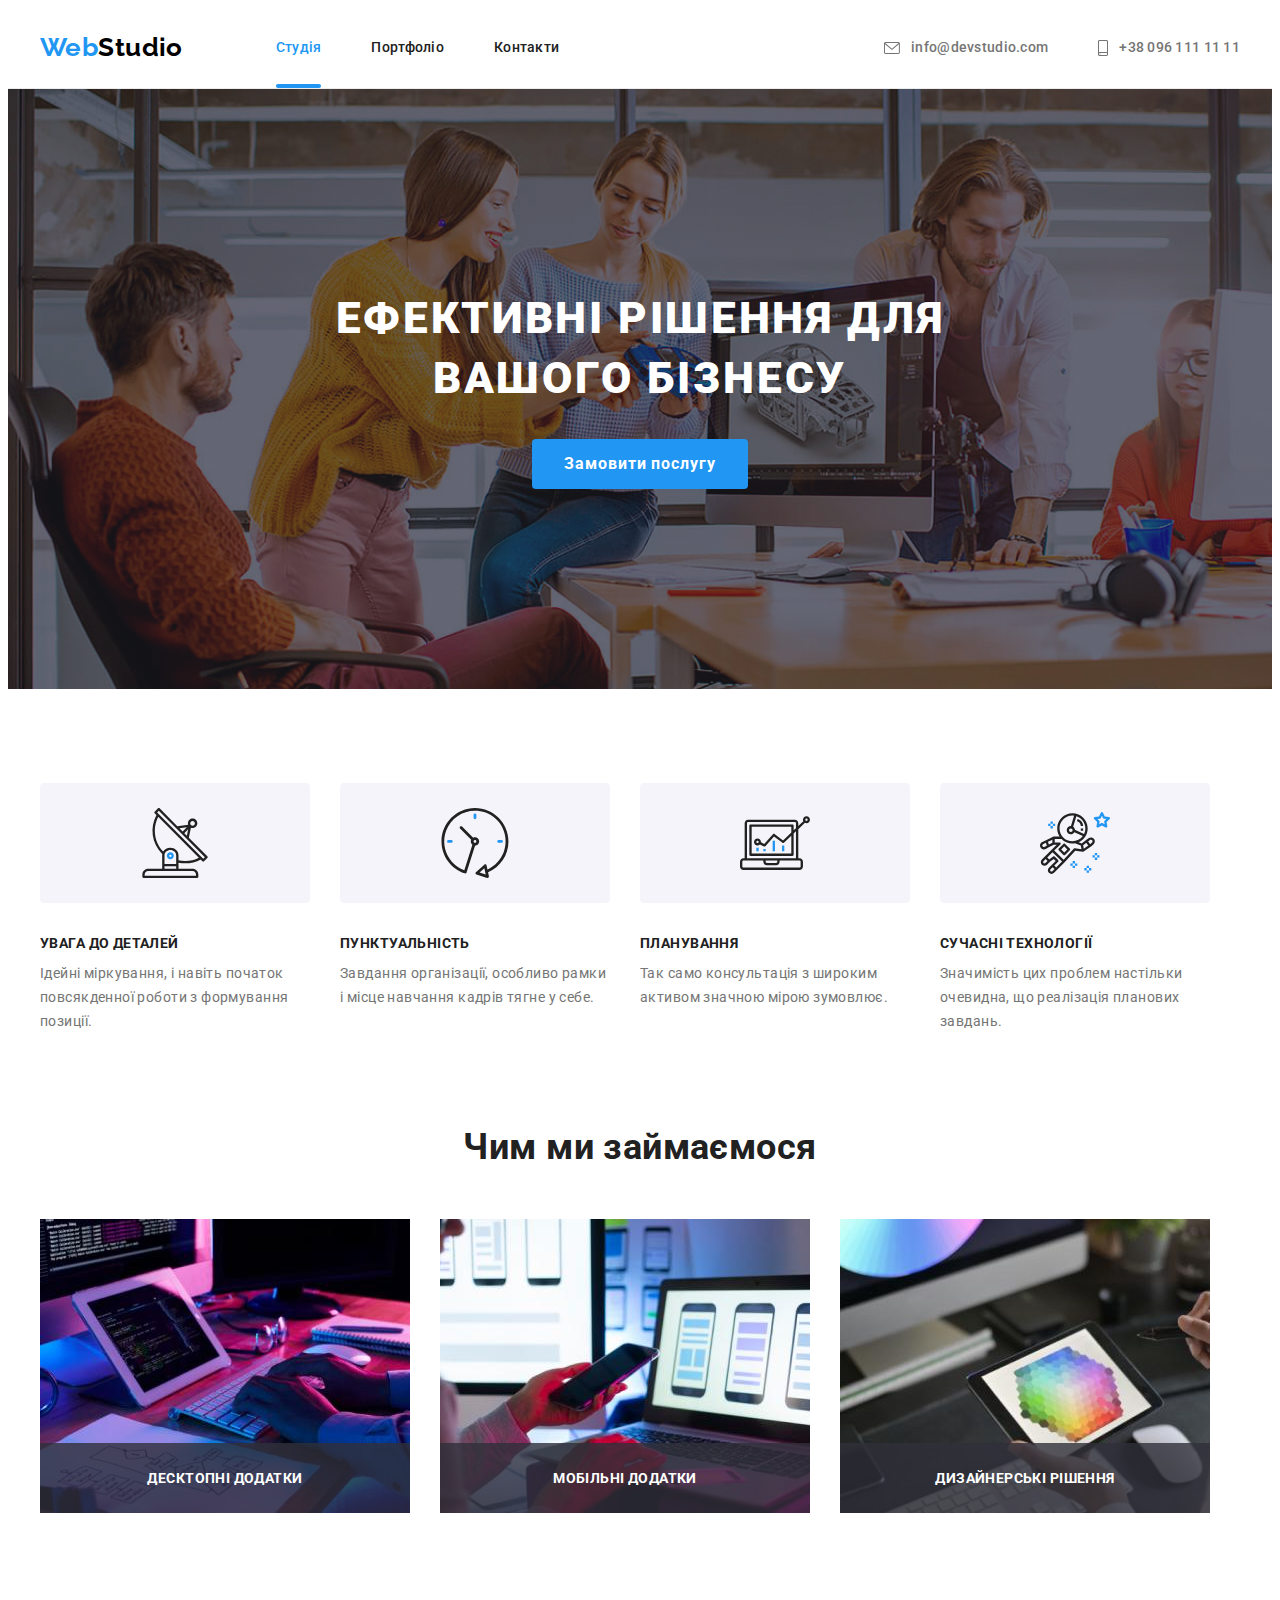
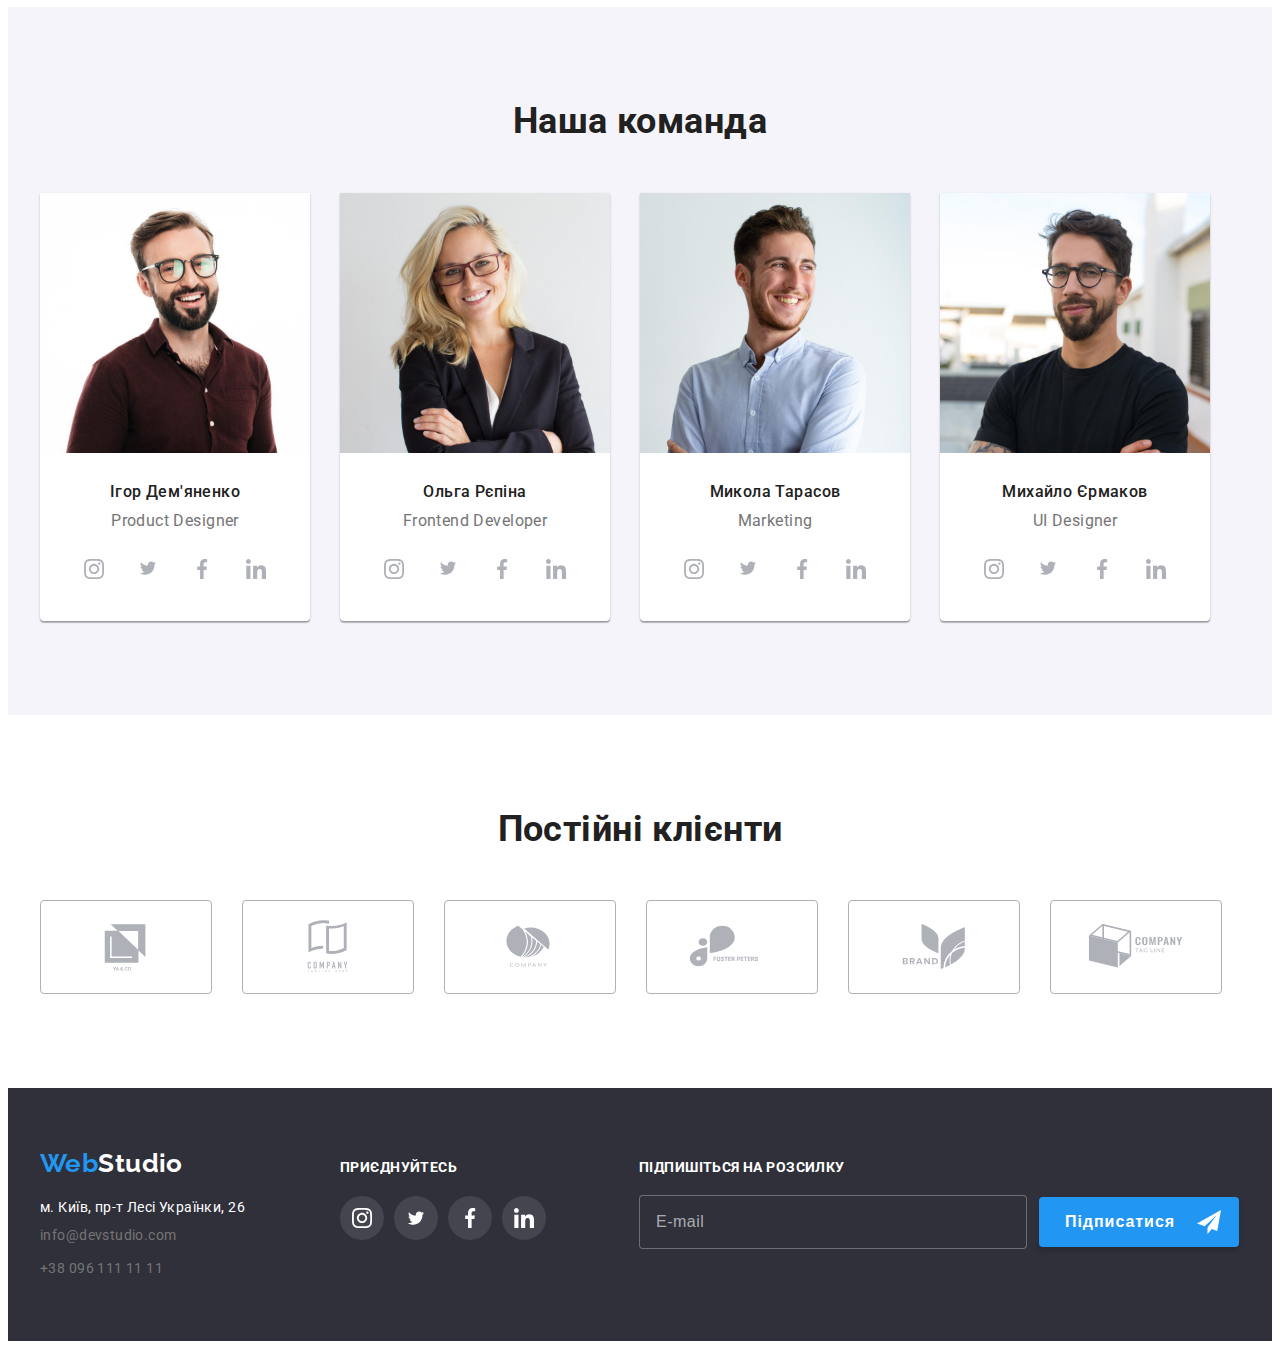
<file: index.html>
<!DOCTYPE html>
<html lang="uk">
  <head>
    <meta charset="UTF-8" />
    <meta http-equiv="X-UA-Compatible" content="IE=edge" />
    <meta name="viewport" content="width=<device-width>, initial-scale=1.0" />
    <title>WebStudio</title>
    <link rel="preconnect" href="https://fonts.googleapis.com" />
    <link rel="preconnect" href="https://fonts.gstatic.com" crossorigin />
    <link
      href="https://fonts.googleapis.com/css2?family=Raleway:wght@700&family=Roboto:wght@400;500;700;900&display=swap"
      rel="stylesheet"
    />
    <link
      rel="stylesheet"
      href="https://cdnjs.cloudflare.com/ajax/libs/modern-normalize/1.1.0/modern-normalize.min.css"
      integrity="sha512-wpPYUAdjBVSE4KJnH1VR1HeZfpl1ub8YT/NKx4PuQ5NmX2tKuGu6U/JRp5y+Y8XG2tV+wKQpNHVUX03MfMFn9Q=="
      crossorigin="anonymous"
      referrerpolicy="no-referrer"
    />
    <link rel="stylesheet" href="./css/main.min.css" />
  </head>
  <body>
    <!--Шапка сайту-->
    <header class="header">
      <!-- навігація -->
      <div class="conteiner main-nav">
        <nav class="nav">
          <a href="./index.html" class="logo"> <span class="logo__web">Web</span>Studio</a>

          <ul class="list nav__site">
            <li class="nav__list">
              <a href="./index.html" class="nav__link nav__link--active">Студія</a>
            </li>

            <li class="nav__list">
              <a href="./portfolio.html" class="nav__link">Портфоліо</a>
            </li>

            <li class="nav__list">
              <a href="" class="nav__link">Контакти</a>
            </li>
          </ul>
        </nav>
        <!-- Зворотний зв'язок-->
        <ul class="socials list">
          <li class="socials__list">
            <a href="mailto:info@devstudio.com" class="socials__link">
              <svg class="social__icon" width="16" height="12">
                <use href="./images/symbol-defs.svg#icon-envelope"></use></svg
              >info@devstudio.com
            </a>
          </li>

          <li class="socials__list">
            <a href="tel:+380961111111" class="socials__link">
              <svg class="social__icon" width="10" height="16">
                <use href="./images/symbol-defs.svg#icon-smartphone"></use></svg
              >+38 096 111 11 11</a
            >
          </li>
        </ul>
      </div>
    </header>

    <!-- Баннер -->
    <main>
      <div class="overlay">
        <section class="hero">
          <h1 class="hero__title">Ефективні рішення для вашого бізнесу</h1>
          <button type="button" class="hero__button" data-modal-open>Замовити послугу</button>
          
          <div class="backdrop is-hidden" data-modal>
            <div class="modal">
              <button class="modal__close" data-modal-close>
                <svg width="18" height="18" class="modal__close-position">
                  <use href="./images/symbol-defs.svg#close-modal"></use>
                </svg>
              </button>

              <form class="modal-form">
                <h2 class="modal-form__title">Залиште свої дані, ми вам передзвонимо</h2>

                <div class="modal-form__conteiner">
                  <label for="modal-input" class="modal-form__label">Email</label>
                  <div class="modal-form__submit">
                    <input type="text" name="name" id="modal-input" class="modal-form__input" />
                    <svg width="18" height="18" class="modal-form__icon">
                      <use href="./images/symbol-defs.svg#icon-formperson"></use>
                    </svg>
                  </div>

                  <label for="modal-input-tel" class="modal-form__label">Телефон</label>
                  <div class="modal-form__submit">
                    <input type="tel" name="tel" id="modal-input-tel" class="modal-form__input" />
                    <svg width="18" height="18" class="modal-form__icon">
                      <use href="./images/symbol-defs.svg#icon-formphone"></use>
                    </svg>
                  </div>

                  <label for="modal-input-email" class="modal-form__label">Пошта</label>
                  <div class="modal-form__submit">
                    <input
                      type="email"
                      name="mail"
                      id="modal-input-email"
                      class="modal-form__input"
                    />
                    <svg width="18" height="18" class="modal-form__icon">
                      <use href="./images/symbol-defs.svg#icon-formemail"></use>
                    </svg>
                  </div>
                  <label for="modal-comment" class="modal-form__label">Коментар</label>
                  <textarea
                    name="comment"
                    placeholder="Введіть текст"
                    class="modal-form__comment"
                  ></textarea>
                </div>

                <label class="modal-form__label-checkbox">
                  <input type="checkbox" name="comment" class="modal-form__checkbox" />
                  <span class="modal-form__icon-checkbox"></span>
                  <span
                    >Погоджуюся з розсилкою та приймаю
                    <a href="" class="modal-form__terms"> Умови договору</a></span
                  >
                </label>

                <button type="submit" class="modal-form__button-submit">Відправити</button>
              </form>
            </div>
          </div>
        </section>
      </div>

      <section class="features section-padding">
        <div class="conteiner">
          <h2 class="features__section visually-hidden">Наші переваги</h2>

          <ul class="features__items list">
            <li class="features__list">
              <svg class="features__img" width="270px" height="120px">
                <use href="./images/symbol-defs.svg#icon-antenna"></use>
              </svg>
              <h3 class="features__title">УВАГА ДО ДЕТАЛЕЙ</h3>
              <p class="features__text">
                Ідейні міркування, і навіть початок повсякденної роботи з формування позиції.
              </p>
            </li>

            <li class="features__list">
              <svg class="features__img" width="270px" height="120px">
                <use href="./images/symbol-defs.svg#icon-clock"></use>
              </svg>
              <h3 class="features__title">ПУНКТУАЛЬНІСТЬ</h3>
              <p class="features__text">
                Завдання організації, особливо рамки і місце навчання кадрів тягне у себе.
              </p>
            </li>

            <li class="features__list">
              <svg class="features__img" width="270px" height="120px">
                <use href="./images/symbol-defs.svg#icon-diagram"></use>
              </svg>
              <h3 class="features__title">ПЛАНУВАННЯ</h3>
              <p class="features__text">
                Так само консультація з широким активом значною мірою зумовлює.
              </p>
            </li>

            <li class="features__list">
              <svg class="features__img" width="270px" height="120px">
                <use href="./images/symbol-defs.svg#icon-astronaut"></use>
              </svg>
              <h3 class="features__title">СУЧАСНІ ТЕХНОЛОГІЇ</h3>
              <p class="features__text">
                Значимість цих проблем настільки очевидна, що реалізація планових завдань.
              </p>
            </li>
          </ul>
        </div>
      </section>

      <!-- Чим ми займаємось-->
      <section class="work section-padding">
        <div class="conteiner">
          <h2 class="section-title">Чим ми займаємося</h2>

          <ul class="work__items list">
            <li class="work__list">
              <img
                src="./images/img1.jpg"
                alt="Процес прорамування"
                width="370"
                class="work__img"
              />
              <p class="work__title">Десктопні додатки</p>
            </li>
            <li class="work__list">
              <img src="./images/img2.jpg" alt="Процес адаптації" width="370" class="work__img" />
              <p class="work__title">Мобільні додатки</p>
            </li>
            <li class="work__list">
              <img src="./images/img3.jpg" alt="Підбір кольору" width="370" class="work__img" />
              <p class="work__title">Дизайнерські рішення</p>
            </li>
          </ul>
        </div>
      </section>

      <!--Наша команда-->
      <section class="team section-padding">
        <div class="conteiner">
          <h2 class="section-title">Наша команда</h2>

          <ul class="team__list list">
            <li class="team__item">
              <img src="./images/img4.jpg" alt="Ігор Дерем'яненко" width="270" class="team__img" />
              <div class="team--padding">
                <h3 class="team__name">Ігор Дем'яненко</h3>
                <p class="team__text">Product Designer</p>

                <div class="social-team">
                  <ul class="list social-team__list">
                    <li>
                      <a href="" class="social-team__link">
                        <svg class="social-team__icon" width="20px" height="20px">
                          <use href="./images/symbol-defs.svg#icon-instagram"></use>
                        </svg>
                      </a>
                    </li>
                    <li>
                      <a href="" class="social-team__link">
                        <svg class="social-team__icon" width="20px" height="16.25px">
                          <use href="./images/symbol-defs.svg#icon-twitter"></use>
                        </svg>
                      </a>
                    </li>
                    <li>
                      <a href="" class="social-team__link">
                        <svg class="social-team__icon" width="20px" height="20px">
                          <use href="./images/symbol-defs.svg#icon-facebook"></use>
                        </svg>
                      </a>
                    </li>
                    <li>
                      <a href="" class="social-team__link">
                        <svg class="social-team__icon" width="20px" height="20px">
                          <use href="./images/symbol-defs.svg#icon-linkedin"></use>
                        </svg>
                      </a>
                    </li>
                  </ul>
                </div>
              </div>
            </li>

            <li class="team__item">
              <img src="./images/img5.jpg" alt="Ольга Рєпіна" width="270" class="team__img" />
              <div class="team--padding">
                <h3 class="team__name">Ольга Рєпіна</h3>
                <p class="team__text">Frontend Developer</p>

                <div class="social-team">
                  <ul class="list social-team__list">
                    <li>
                      <a href="" class="social-team__link">
                        <svg class="social-team__icon" width="20px" height="20px">
                          <use href="./images/symbol-defs.svg#icon-instagram"></use>
                        </svg>
                      </a>
                    </li>
                    <li>
                      <a href="" class="social-team__link">
                        <svg class="social-team__icon" width="20px" height="16.25px">
                          <use href="./images/symbol-defs.svg#icon-twitter"></use>
                        </svg>
                      </a>
                    </li>
                    <li>
                      <a href="" class="social-team__link">
                        <svg class="social-team__icon" width="20px" height="20px">
                          <use href="./images/symbol-defs.svg#icon-facebook"></use>
                        </svg>
                      </a>
                    </li>
                    <li>
                      <a href="" class="social-team__link">
                        <svg class="social-team__icon" width="20px" height="20px">
                          <use href="./images/symbol-defs.svg#icon-linkedin"></use>
                        </svg>
                      </a>
                    </li>
                  </ul>
                </div>
              </div>
            </li>

            <li class="team__item">
              <img src="./images/img6.jpg" alt="Микола Тарасов" width="270" class="team__img" />
              <div class="team--padding">
                <h3 class="team__name">Микола Тарасов</h3>
                <p class="team__text">Marketing</p>

                <div class="social-team">
                  <ul class="list social-team__list">
                    <li>
                      <a href="" class="social-team__link">
                        <svg class="social-team__icon" width="20px" height="20px">
                          <use href="./images/symbol-defs.svg#icon-instagram"></use>
                        </svg>
                      </a>
                    </li>
                    <li>
                      <a href="" class="social-team__link">
                        <svg class="social-team__icon" width="20px" height="16.25px">
                          <use href="./images/symbol-defs.svg#icon-twitter"></use>
                        </svg>
                      </a>
                    </li>
                    <li>
                      <a href="" class="social-team__link">
                        <svg class="social-team__icon" width="20px" height="20px">
                          <use href="./images/symbol-defs.svg#icon-facebook"></use>
                        </svg>
                      </a>
                    </li>
                    <li>
                      <a href="" class="social-team__link">
                        <svg class="social-team__icon" width="20px" height="20px">
                          <use href="./images/symbol-defs.svg#icon-linkedin"></use>
                        </svg>
                      </a>
                    </li>
                  </ul>
                </div>
              </div>
            </li>

            <li class="team__item">
              <img src="./images/img7.jpg" alt="Михайло Єрмаков" width="270" class="team__img" />
              <div class="team--padding">
                <h3 class="team__name">Михайло Єрмаков</h3>
                <p class="team__text">UI Designer</p>

                <div class="social-team">
                  <ul class="list social-team__list">
                    <li>
                      <a href="" class="social-team__link">
                        <svg class="social-team__icon" width="20px" height="20px">
                          <use href="./images/symbol-defs.svg#icon-instagram"></use>
                        </svg>
                      </a>
                    </li>
                    <li>
                      <a href="" class="social-team__link">
                        <svg class="social-team__icon" width="20px" height="16.25px">
                          <use href="./images/symbol-defs.svg#icon-twitter"></use>
                        </svg>
                      </a>
                    </li>
                    <li>
                      <a href="" class="social-team__link">
                        <svg class="social-team__icon" width="20px" height="20px">
                          <use href="./images/symbol-defs.svg#icon-facebook"></use>
                        </svg>
                      </a>
                    </li>
                    <li>
                      <a href="" class="social-team__link">
                        <svg class="social-team__icon" width="20px" height="20px">
                          <use href="./images/symbol-defs.svg#icon-linkedin"></use>
                        </svg>
                      </a>
                    </li>
                  </ul>
                </div>
              </div>
            </li>
          </ul>
        </div>
      </section>

      <!-- Постійні клієнти -->

      <section class="clients">
        <div class="conteiner">
          <h2 class="section-title">Постійні клієнти</h2>
          <ul class="list clients__list">
            <li class="clients__item">
              <a href="" class="clients__link">
                <svg class="clients__logo" width="106" height="60">
                  <use href="./images/symbol-defs.svg#icon-logo1"></use>
                </svg>
              </a>
            </li>
            <li class="clients__item">
              <a href="" class="clients__link">
                <svg class="clients__logo" width="106" height="60">
                  <use href="./images/symbol-defs.svg#icon-logo2"></use>
                </svg>
              </a>
            </li>
            <li class="clients__item">
              <a href="" class="clients__link">
                <svg class="clients__logo" width="106" height="60">
                  <use href="./images/symbol-defs.svg#icon-logo3"></use>
                </svg>
              </a>
            </li>
            <li class="clients__item">
              <a href="" class="clients__link">
                <svg class="clients__logo" width="106" height="60">
                  <use href="./images/symbol-defs.svg#icon-logo4"></use>
                </svg>
              </a>
            </li>
            <li class="clients__item">
              <a href="" class="clients__link">
                <svg class="clients__logo" width="106" height="60">
                  <use href="./images/symbol-defs.svg#icon-logo5"></use>
                </svg>
              </a>
            </li>
            <li class="clients__item">
              <a href="" class="clients__link">
                <svg class="clients__logo" width="106" height="60">
                  <use href="./images/symbol-defs.svg#icon-logo6"></use>
                </svg>
              </a>
            </li>
          </ul>
        </div>
      </section>
    </main>

    <!--Підвал-->

    <footer class="footer">
      <div class="conteiner footer-conteiner">
        <div class="conteiner-address">
          <a href="./index.html" class="logo-footer"
            ><span class="logo__web">Web</span><span class="logo--studio-white">Studio</span></a
          >
          <address>
            <ul class="list footer-address">
              <li class="footer-address__item">
                <a
                  href="https://www.google.com/maps/place/бул.+Леси+Украинки,+26,+Киев,+02000/@50.4265807,30.5383858,17z/data=!3m1!4b1!4m5!3m4!1s0x40d4cf0e033ecbe9:0x57a4dffefec77da0!8m2!3d50.4265807!4d30.5383858"
                  class="footer-address__link"
                  >м. Київ, пр-т Лесі Українки, 26</a
                >
              </li>

              <li class="footer-address__item">
                <a href="mailto:info@devstudio.com" class="footer__contact">info@devstudio.com</a>
              </li>

              <li class="footer-address__item">
                <a href="tel:+380961111111" class="footer__contact">+38 096 111 11 11</a>
              </li>
            </ul>
          </address>
        </div>

        <div class="messenger-site">
          <p class="messenger-site__title">Приєднуйтесь</p>
          <ul class="list messenger-site__list">
            <li class="messenger-site__item">
              <a href="" class="messenger-site__link">
                <svg class="messenger-site__icon" width="20px" height="20px">
                  <use href="./images/symbol-defs.svg#icon-instagram"></use>
                </svg>
              </a>
            </li>
            <li class="messenger-site__item">
              <a href="" class="messenger-site__link">
                <svg class="messenger-site__icon" width="20px" height="16.25px">
                  <use href="./images/symbol-defs.svg#icon-twitter"></use>
                </svg>
              </a>
            </li>
            <li class="messenger-site__item">
              <a href="" class="messenger-site__link">
                <svg class="messenger-site__icon" width="20px" height="20px">
                  <use href="./images/symbol-defs.svg#icon-facebook"></use>
                </svg>
              </a>
            </li>
            <li class="messenger-site__item">
              <a href="" class="messenger-site__link">
                <svg class="messenger-site__icon" width="20px" height="20px">
                  <use href="./images/symbol-defs.svg#icon-linkedin"></use>
                </svg>
              </a>
            </li>
          </ul>
        </div>

        <form class="subscription">
          <label for="input-submit" class="subscription__label">Підпишіться на розсилку</label>
          <div class="subscription__conteiner">
            <input
              type="email"
              class="subscription__input"
              id="input-submit"
              placeholder="E-mail"
            />
            <button type="submit" class="subscription__btn">
              <span class="name-button-footer">Підписатися</span>
              <svg width="24" height="24" class="subscription__icon">
                <use href="./images/symbol-defs.svg#icon-send"></use>
              </svg>
            </button>
          </div>
        </form>
      </div>
    </footer>
    <script src="./js/modal.js"></script>
  </body>
</html>
</file>
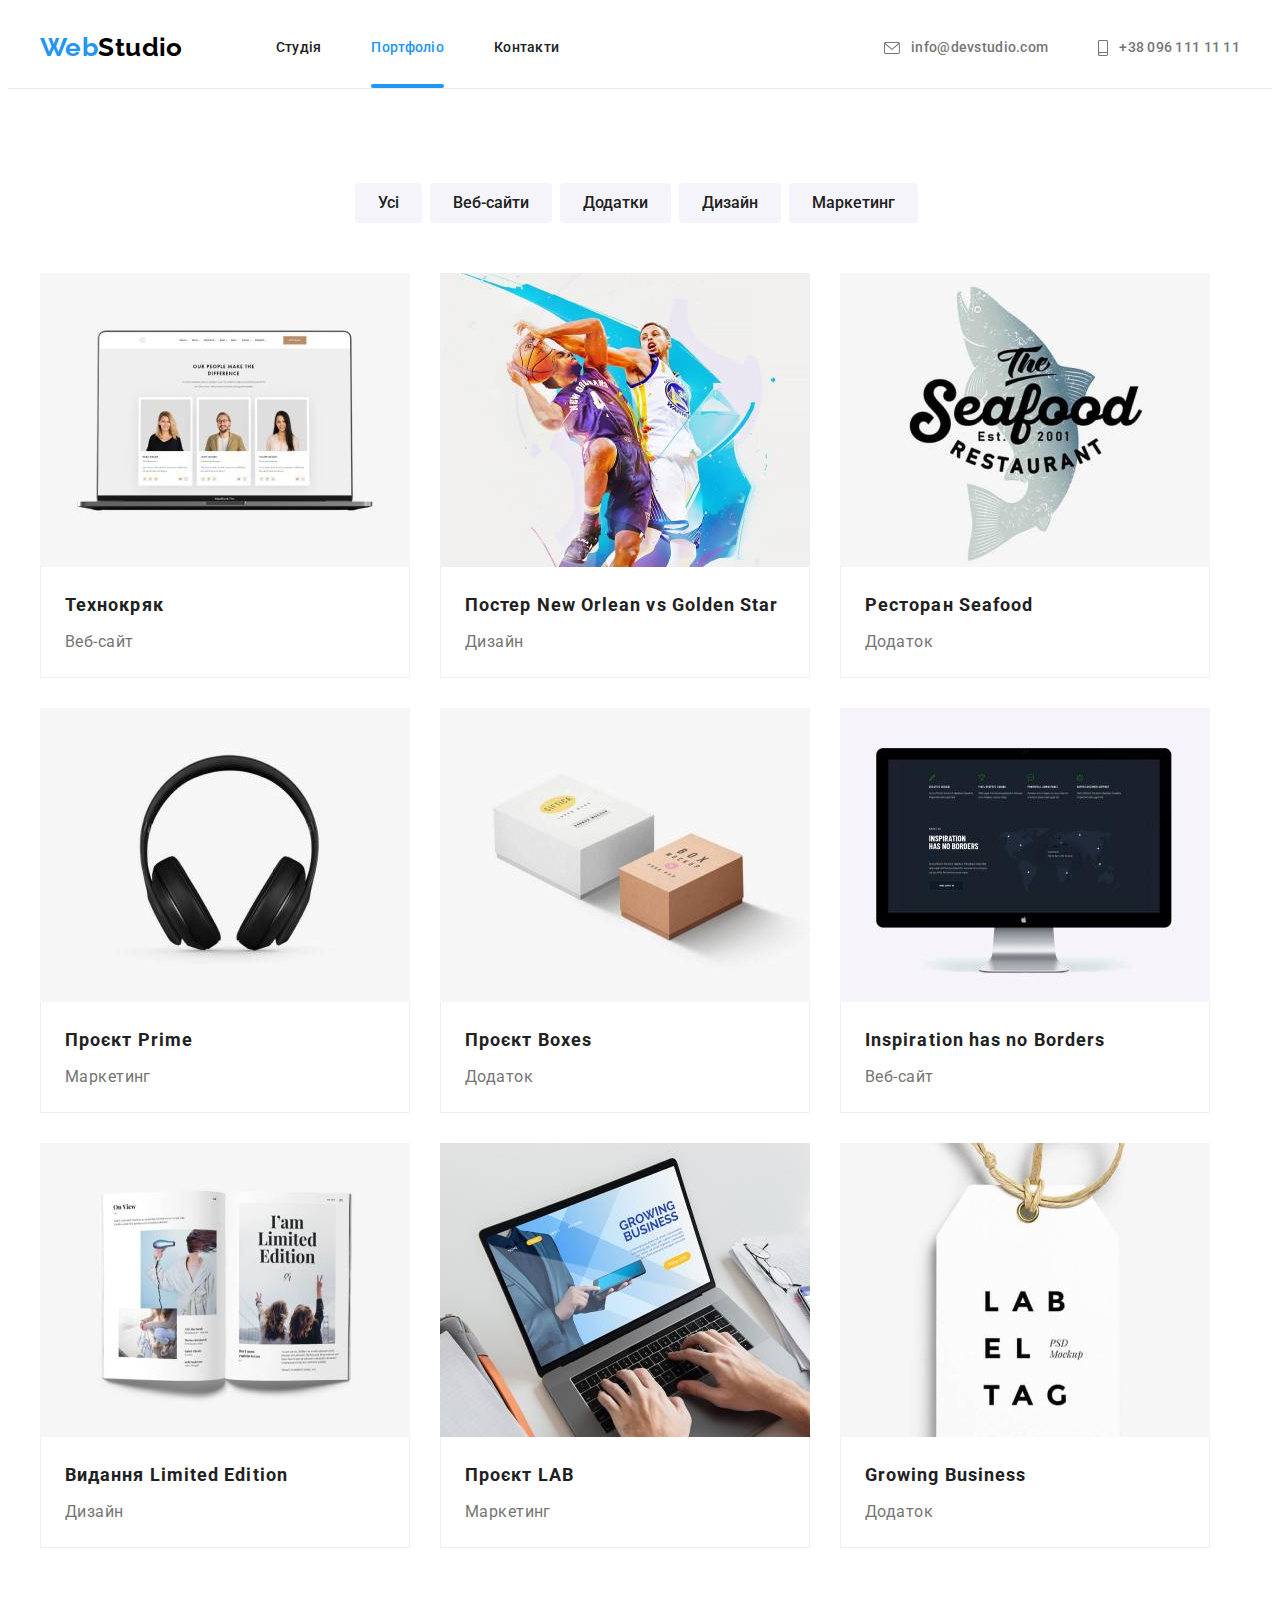
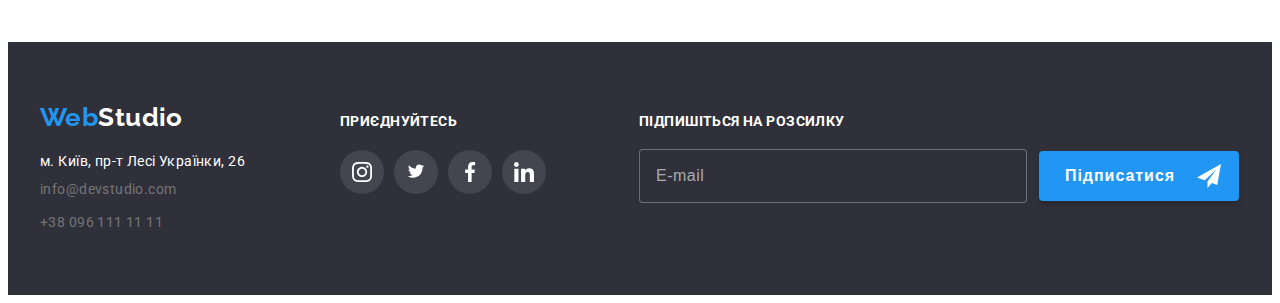
<file: portfolio.html>
<!DOCTYPE html>
<html lang="uk">
  <head>
    <meta charset="UTF-8" />
    <meta http-equiv="X-UA-Compatible" content="IE=edge" />
    <meta
      name="viewport"
      content="width=
     , initial-scale=1.0"
    />
    <title>WebStudio</title>
    <link rel="preconnect" href="https://fonts.googleapis.com" />
    <link rel="preconnect" href="https://fonts.gstatic.com" crossorigin />
    <link
      href="https://fonts.googleapis.com/css2?family=Raleway:wght@700&family=Roboto:wght@400;500;700;900&display=swap"
      rel="stylesheet"
    />
    <link
      rel="stylesheet"
      href="https://cdnjs.cloudflare.com/ajax/libs/modern-normalize/1.1.0/modern-normalize.min.css"
      integrity="sha512-wpPYUAdjBVSE4KJnH1VR1HeZfpl1ub8YT/NKx4PuQ5NmX2tKuGu6U/JRp5y+Y8XG2tV+wKQpNHVUX03MfMFn9Q=="
      crossorigin="anonymous"
      referrerpolicy="no-referrer"
    />
    <link rel="stylesheet" href="./css/main.min.css" />
  </head>
  <body>
    <header class="header">
      <!-- навігація -->
      <div class="conteiner main-nav">
        <nav class="nav">
          <a href="./index.html" class="logo"> <span class="logo__web">Web</span>Studio</a>

          <ul class="list nav__site">
            <li class="nav__list">
              <a href="./index.html" class="nav__link">Студія</a>
            </li>

            <li class="nav__list">
              <a href="./portfolio.html" class="nav__link nav__link--active">Портфоліо</a>
            </li>

            <li class="nav__list">
              <a href="" class="nav__link">Контакти</a>
            </li>
          </ul>
        </nav>
        <!-- Зворотний зв'язок-->
        <ul class="socials list">
          <li class="socials__list">
            <a href="mailto:info@devstudio.com" class="socials__link">
              <svg class="social__icon" width="16" height="12">
                <use href="./images/symbol-defs.svg#icon-envelope"></use></svg
              >info@devstudio.com
            </a>
          </li>

          <li class="socials__list">
            <a href="tel:+380961111111" class="socials__link">
              <svg class="social__icon" width="10" height="16">
                <use href="./images/symbol-defs.svg#icon-smartphone"></use></svg
              >+38 096 111 11 11</a
            >
          </li>
        </ul>
      </div>
    </header>

    <main>
      <section class="section-padding">
        <div class="conteiner">
          <h1 class="portfolio__title visually-hidden">Портфоліо</h1>

          <ul class="portfolio-link filter list">
            <li>
              <button type="button" class="filter__button">Усі</button>
            </li>
            <li>
              <button type="button" class="filter__button">Веб-сайти</button>
            </li>
            <li>
              <button type="button" class="filter__button">Додатки</button>
            </li>
            <li>
              <button type="button" class="filter__button">Дизайн</button>
            </li>
            <li>
              <button type="button" class="filter__button">Маркетинг</button>
            </li>
          </ul>

          <ul class="portfolio__list list">
            <li class="portfolio__card">
              <div class="portfolio__thumb">
                <img
                  src="./images/img8.jpg"
                  alt="Ноутбук з відкритою веб-сторінкою"
                  width="370"
                  class="portfolio__img"
                />
                <p class="portfolio__overlay">
                  Ресурс пропонує комплексні пропозиції з різним рівнем функціоналу та сервісів. Все
                  це дозволить відвідувачу отримати вичерпні відомості про компанію чи приватну
                  особу.
                </p>
              </div>
              <div class="portfolio__meta">
                <h2 class="portfolio__label">Технокряк</h2>
                <p class="portfolio__text">Веб-сайт</p>
              </div>
            </li>

            <li class="portfolio__card">
              <div class="portfolio__thumb">
                <img
                  src="./images/img9.jpg"
                  alt="Баскетболісти"
                  width="370"
                  class="portfolio__img"
                />
                <p class="portfolio__overlay">
                  Ресурс пропонує комплексні пропозиції з різним рівнем функціоналу та сервісів. Все
                  це дозволить відвідувачу отримати вичерпні відомості про компанію чи приватну
                  особу.
                </p>
              </div>
              <div class="portfolio__meta">
                <h2 class="portfolio__label">Постер New Orlean vs Golden Star</h2>
                <p class="portfolio__text">Дизайн</p>
              </div>
            </li>
            <li class="portfolio__card">
              <div class="portfolio__thumb">
                <img
                  src="./images/img10.jpg"
                  alt="Логотип ресторану Seafood"
                  width="370"
                  class="portfolio__img"
                />
                <p class="portfolio__overlay">
                  Ресурс пропонує комплексні пропозиції з різним рівнем функціоналу та сервісів. Все
                  це дозволить відвідувачу отримати вичерпні відомості про компанію чи приватну
                  особу.
                </p>
              </div>
              <div class="portfolio__meta">
                <h2 class="portfolio__label">Ресторан Seafood</h2>
                <p class="portfolio__text">Додаток</p>
              </div>
            </li>
            <li class="portfolio__card">
              <div class="portfolio__thumb">
                <img src="./images/img11.jpg" alt="Навушники" width="370" class="portfolio__img" />
                <p class="portfolio__overlay">
                  Ресурс пропонує комплексні пропозиції з різним рівнем функціоналу та сервісів. Все
                  це дозволить відвідувачу отримати вичерпні відомості про компанію чи приватну
                  особу.
                </p>
              </div>
              <div class="portfolio__meta">
                <h2 class="portfolio__label">Проєкт Prime</h2>
                <p class="portfolio__text">Маркетинг</p>
              </div>
            </li>
            <li class="portfolio__card">
              <div class="portfolio__thumb">
                <img src="./images/img12.jpg" alt="Коробки" width="370" class="portfolio__img" />
                <p class="portfolio__overlay">
                  Ресурс пропонує комплексні пропозиції з різним рівнем функціоналу та сервісів. Все
                  це дозволить відвідувачу отримати вичерпні відомості про компанію чи приватну
                  особу.
                </p>
              </div>
              <div class="portfolio__meta">
                <h2 class="portfolio__label">Проєкт Boxes</h2>
                <p class="portfolio__text">Додаток</p>
              </div>
            </li>
            <li class="portfolio__card">
              <div class="portfolio__thumb">
                <img src="./images/img13.jpg" alt="Монітор" width="370" class="portfolio__img" />
                <p class="portfolio__overlay">
                  Ресурс пропонує комплексні пропозиції з різним рівнем функціоналу та сервісів. Все
                  це дозволить відвідувачу отримати вичерпні відомості про компанію чи приватну
                  особу.
                </p>
              </div>
              <div class="portfolio__meta">
                <h2 class="portfolio__label">Inspiration has no Borders</h2>
                <p class="portfolio__text">Веб-сайт</p>
              </div>
            </li>
            <li class="portfolio__card">
              <div class="portfolio__thumb">
                <img src="./images/img14.jpg" alt="Книжка" width="370" class="portfolio__img" />
                <p class="portfolio__overlay">
                  Ресурс пропонує комплексні пропозиції з різним рівнем функціоналу та сервісів. Все
                  це дозволить відвідувачу отримати вичерпні відомості про компанію чи приватну
                  особу.
                </p>
              </div>
              <div class="portfolio__meta">
                <h2 class="portfolio__label">Видання Limited Edition</h2>
                <p class="portfolio__text">Дизайн</p>
              </div>
            </li>
            <li class="portfolio__card">
              <div class="portfolio__thumb">
                <img src="./images/img15.jpg" alt="Ярлик" width="370" class="portfolio__img" />
                <p class="portfolio__overlay">
                  Ресурс пропонує комплексні пропозиції з різним рівнем функціоналу та сервісів. Все
                  це дозволить відвідувачу отримати вичерпні відомості про компанію чи приватну
                  особу.
                </p>
              </div>
              <div class="portfolio__meta">
                <h2 class="portfolio__label">Проєкт LAB</h2>
                <p class="portfolio__text">Маркетинг</p>
              </div>
            </li>
            <li class="portfolio__card">
              <div class="portfolio__thumb">
                <img
                  src="./images/img16.jpg"
                  alt="Друк на наотбуці"
                  width="370"
                  class="portfolio__img"
                />
                <p class="portfolio__overlay">
                  Ресурс пропонує комплексні пропозиції з різним рівнем функціоналу та сервісів. Все
                  це дозволить відвідувачу отримати вичерпні відомості про компанію чи приватну
                  особу.
                </p>
              </div>
              <div class="portfolio__meta">
                <h2 class="portfolio__label">Growing Business</h2>
                <p class="portfolio__text">Додаток</p>
              </div>
            </li>
          </ul>
        </div>
      </section>
    </main>

    <footer class="footer">
      <div class="conteiner footer-conteiner">
        <div class="conteiner-address">
          <a href="./index.html" class="logo-footer"
            ><span class="logo__web">Web</span><span class="logo--studio-white">Studio</span></a
          >
          <address>
            <ul class="list footer-address">
              <li class="footer-address__item">
                <a
                  href="https://www.google.com/maps/place/бул.+Леси+Украинки,+26,+Киев,+02000/@50.4265807,30.5383858,17z/data=!3m1!4b1!4m5!3m4!1s0x40d4cf0e033ecbe9:0x57a4dffefec77da0!8m2!3d50.4265807!4d30.5383858"
                  class="footer-address__link"
                  >м. Київ, пр-т Лесі Українки, 26</a
                >
              </li>

              <li class="footer-address__item">
                <a href="mailto:info@devstudio.com" class="footer__contact">info@devstudio.com</a>
              </li>

              <li class="footer-address__item">
                <a href="tel:+380961111111" class="footer__contact">+38 096 111 11 11</a>
              </li>
            </ul>
          </address>
        </div>

        <div class="messenger-site">
          <p class="messenger-site__title">Приєднуйтесь</p>
          <ul class="list messenger-site__list">
            <li class="messenger-site__item">
              <a href="" class="messenger-site__link">
                <svg class="messenger-site__icon" width="20px" height="20px">
                  <use href="./images/symbol-defs.svg#icon-instagram"></use>
                </svg>
              </a>
            </li>
            <li class="messenger-site__item">
              <a href="" class="messenger-site__link">
                <svg class="messenger-site__icon" width="20px" height="16.25px">
                  <use href="./images/symbol-defs.svg#icon-twitter"></use>
                </svg>
              </a>
            </li>
            <li class="messenger-site__item">
              <a href="" class="messenger-site__link">
                <svg class="messenger-site__icon" width="20px" height="20px">
                  <use href="./images/symbol-defs.svg#icon-facebook"></use>
                </svg>
              </a>
            </li>
            <li class="messenger-site__item">
              <a href="" class="messenger-site__link">
                <svg class="messenger-site__icon" width="20px" height="20px">
                  <use href="./images/symbol-defs.svg#icon-linkedin"></use>
                </svg>
              </a>
            </li>
          </ul>
        </div>

        <form class="subscription">
          <label for="input-submit" class="subscription__label">Підпишіться на розсилку</label>
          <div class="subscription__conteiner">
            <input
              type="email"
              class="subscription__input"
              id="input-submit"
              placeholder="E-mail"
            />
            <button type="submit" class="subscription__btn">
              <span class="name-button-footer">Підписатися</span>
              <svg width="24" height="24" class="subscription__icon">
                <use href="./images/symbol-defs.svg#icon-send"></use>
              </svg>
            </button>
          </div>
        </form>
      </div>
    </footer>
  </body>
</html>
</file>
<file: css/main.min.css>
:root{--title: #212121;--hover-focus-color: #2196f3;--backgraund-body: #ffffff;--text-page: #757575;--hero-text: #ffffff;--logo-color: #000000;--footer-backgraund: #2f303a;--backgraund-section: #f5f4fa}body{font-family:"Roboto",sans-serif;color:var(--text-page);background-color:var(--backgraund-body);font-size:14px;letter-spacing:.03em}.conteiner{margin-left:auto;margin-right:auto;width:1200px;padding-left:15px;padding-right:15px}button{cursor:pointer}.section-padding{padding-top:94px;padding-bottom:94px}.section-title{margin-bottom:50px;color:var(--title);font-size:36px;line-height:1.16;text-align:center}h1,h2,h3,h4,h5,h6,p,ul{margin:0;padding:0}.list{list-style:none}.visually-hidden{position:absolute;width:1px;height:1px;margin:-1px;border:0;padding:0;white-space:nowrap;-webkit-clip-path:inset(100%);clip-path:inset(100%);clip:rect(0 0 0 0);overflow:hidden}.header{border-bottom:1px solid #ececec}.nav{display:flex}.main-nav{display:flex;align-items:center}.logo{margin-right:93px;display:flex;align-items:center;color:var(--logo-color);text-decoration:none;font-family:Raleway,sans-serif;font-weight:700;font-size:26px;line-height:1.2}.logo__web{color:var(--hover-focus-color)}.nav__site{display:flex}.nav__site .nav__list:not(:last-child){margin-right:50px}.nav__link{position:relative;display:block;padding-top:32px;padding-bottom:32px;color:var(--title);text-decoration:none;font-weight:500;line-height:1.14;letter-spacing:.02em;transition:color 250ms cubic-bezier(0.4, 0, 0.2, 1)}.nav__link:hover,.nav__link:focus{color:var(--hover-focus-color)}.nav__link:hover::after,.nav__link:focus::after{opacity:1}.nav__link::after{content:"";width:100%;height:4px;display:block;background-color:var(--hover-focus-color);border-radius:2px;position:absolute;left:0;bottom:0;opacity:0;transition:opacity 250ms cubic-bezier(0.4, 0, 0.2, 1);z-index:4}.nav__link--active{color:var(--hover-focus-color)}.nav__link--active::after{content:"";width:100%;height:4px;display:block;background-color:var(--hover-focus-color);border-radius:2px;position:absolute;left:0;bottom:0;opacity:1}.socials{display:flex;margin-left:auto}.socials .socials__list+.socials__list{margin-left:50px}.socials__link{display:flex;align-items:center;color:var(--text-page);text-decoration:none;font-weight:500;line-height:1.14;letter-spacing:.02em;transition:color 250ms cubic-bezier(0.4, 0, 0.2, 1)}.socials__link:hover,.socials__link:focus{color:var(--hover-focus-color)}.social__icon{display:inline;margin-right:11px;fill:currentColor}.overlay{height:600px;max-width:1600px;margin-left:auto;margin-right:auto;background-color:var(--footer-backgraund);background-image:linear-gradient(rgba(47, 48, 58, 0.4), rgba(47, 48, 58, 0.4)),url(../images/hero-img.jpg);background-size:cover;background-repeat:no-repeat}.hero{text-align:center;padding-top:200px;padding-bottom:200px}.hero__title{margin-top:0;margin-bottom:30px;width:696px;margin-left:auto;margin-right:auto;color:var(--hero-text);font-weight:900;font-size:44px;line-height:1.36;text-align:center;letter-spacing:.06em;text-transform:uppercase}.hero__button{width:216px;height:50px;border:1px solid rgba(0,0,0,0);border-radius:4px;color:var(--hero-text);background-color:var(--hover-focus-color);font-family:Roboto;font-weight:700;font-size:16px;line-height:1.88;letter-spacing:.06em;transition:box-shadow 250ms cubic-bezier(0.4, 0, 0.2, 1)}.hero__button:hover,.hero__button:focus{background-color:var(--hover-focus-color);box-shadow:0px 4px 4px rgba(0,0,0,.15)}.backdrop{position:fixed;left:0;top:0;z-index:2;width:100%;height:100%;background-color:rgba(0,0,0,.2);opacity:1;transition:opacity 250ms cubic-bezier(0.4, 0, 0.2, 1)}.backdrop.is-hidden{opacity:0;pointer-events:none}.modal{position:absolute;top:50%;left:50%;transform:translate(-50%, -50%);min-width:528px;min-height:581px;background-color:#fff;box-shadow:0px 1px 3px rgba(0,0,0,.12),0px 1px 1px rgba(0,0,0,.14),0px 2px 1px rgba(0,0,0,.2);border-radius:4px}.modal__close{width:30px;height:30px;border:1px solid rgba(0,0,0,.1);border-radius:50%;position:absolute;right:0px;top:0px;padding:0 0;background:none;margin-right:8px;margin-top:8px}.modal__close:hover .modal__close-position{fill:var(--hover-focus-color)}.modal__close-position{position:absolute;top:15px;left:15px;transform:translate(-57%, -60%);fill:#000}.modal-form__conteiner{padding:0 40px 0 40px}.modal-form__conteiner .modal-form__submit:not(:last-child){margin-bottom:10px}.modal-form__title{margin-top:40px;margin-bottom:12px;font-weight:700;font-size:20px;line-height:1.15;letter-spacing:.03em;color:var(--title)}.modal-form__label{margin-bottom:4px;display:flex}.modal-form__input{padding:11px 42px 11px 42px;display:block;width:100%;border:1px solid rgba(33,33,33,.2);border-radius:4px}.modal-form__input:focus{outline:none;border:solid 1px var(--hover-focus-color)}.modal-form__submit{position:relative}.modal-form__icon{position:absolute;top:11px;left:12px}.modal-form__input:focus-within+.modal-form__icon{fill:var(--hover-focus-color)}.modal-form__comment{padding-top:12px;padding-left:16px;width:448px;height:120px;resize:none;display:flex;border:1px solid rgba(33,33,33,.2);border-radius:4px}.modal-form__comment:focus{outline:none;border:solid 1px var(--hover-focus-color)}.modal-form__label-checkbox{display:flex;align-items:center;margin-top:25px;margin-left:54px;font-size:14px;line-height:1.71;letter-spacing:.03em;color:#757575}.modal-form__terms{color:var(--hover-focus-color)}.modal-form__checkbox{-webkit-appearance:none;-moz-appearance:none;appearance:none;position:absolute}.modal-form__icon-checkbox{margin-right:8px;display:inline-block;width:15px;height:15px;border:solid 2px #000;border-radius:1px}.modal-form__checkbox:checked+.modal-form__icon-checkbox{background-color:var(--hover-focus-color);background-image:url(../images/icon-check.svg);border-color:var(--hover-focus-color);background-size:contain;background-origin:border-box}.modal-form__button-submit{margin-top:30px;width:200px;height:50px;background:#2196f3;border-color:rgba(0,0,0,0);box-shadow:0px 4px 4px rgba(0,0,0,.15);border-radius:4px;font-weight:700;font-size:16px;line-height:1.88;letter-spacing:.06em;color:#fff}.features__section{display:none}.features__items{display:flex}.features__items .features__list+.features__list{margin-left:30px}.features__img{margin-bottom:30px}.features__title{margin-bottom:10px;color:var(--title);font-size:14px;line-height:1.14;text-transform:uppercase}.features__text{width:270px;margin:auto;line-height:1.7}.work{padding-top:0}.work__items{display:flex;flex-wrap:wrap}.work__items .work__list+.work__list{margin-left:30px}.work__img{display:block;max-width:100%;height:auto 0}.work__list{position:relative}.work__title{position:absolute;transform:translateY(-100%);width:100%;height:70px;display:flex;justify-content:center;align-items:center;color:var(--hero-text);background-color:rgba(47,48,58,.8);text-align:center;font-weight:700;font-size:14px;line-height:16px;letter-spacing:.03em;text-transform:uppercase}.team{background-color:var(--backgraund-section)}.team--padding{padding-top:30px;padding-bottom:30px}.team__item{background-color:var(--backgraund-body);box-shadow:0px 1px 3px rgba(0,0,0,.12),0px 1px 1px rgba(0,0,0,.14),0px 2px 1px rgba(0,0,0,.2);border-radius:0px 0px 4px 4px}.team__list{display:flex;font-size:16px;line-height:1.18}.team__list .team__item+.team__item{margin-left:30px}.team__img{display:block;height:auto}.team__name{text-align:center;margin-bottom:10px;color:var(--title);font-weight:500;font-size:16px;line-height:1.18}.team__text{text-align:center}.social-team{display:flex;justify-content:center}.social-team__list{display:flex}.social-team__link{color:#afb1b8;display:flex;align-items:center;width:44px;height:44px;margin-top:16px;background-color:var(--backgraund-body);border-radius:50%;transition:color 250ms cubic-bezier(0.4, 0, 0.2, 1),background-color 250ms cubic-bezier(0.4, 0, 0.2, 1)}.social-team__link:hover,.social-team__link:focus{color:var(--backgraund-body);background-color:var(--hover-focus-color)}.social-team__icon{margin-left:auto;margin-right:auto;fill:currentColor}.social-team__list li+li{margin-left:10px}.clients{padding-top:94px;padding-bottom:94px}.clients__logo{margin-left:auto;margin-right:auto;fill:currentColor}.clients__link{color:#afb1b8;display:flex;align-items:center;justify-content:center;width:170px;height:92px;border:1px solid #afb1b8;border-radius:4px;transition:color 250ms cubic-bezier(0.4, 0, 0.2, 1),background-color 250ms cubic-bezier(0.4, 0, 0.2, 1)}.clients__link:hover,.clients__link:focus{color:var(--hover-focus-color);border-color:var(--hover-focus-color)}.clients__list{display:flex}.clients__list .clients__item+.clients__item{margin-left:30px}.footer{background-color:var(--footer-backgraund);padding-top:60px;padding-bottom:60px}.footer-conteiner{display:flex;align-items:baseline}.logo-footer{display:block;margin-bottom:20px;font-family:Raleway,sans-serif;font-weight:700;font-size:26px;line-height:1.2;background-color:var(--footer-backgraund);text-decoration:none}.logo--studio-white{color:var(--hero-text)}.footer-address .footer-address__item:not(:last-child){margin-bottom:9px}.footer-address__link{display:inline-block;width:230px;color:var(--hero-text);font-style:normal;text-decoration:none;transition:color 250ms cubic-bezier(0.4, 0, 0.2, 1)}.footer-address__link:hover,.footer-address__link:focus{color:var(--hover-focus-color)}.footer__contact{display:block;color:var(--text-page);font-style:normal;line-height:1.71;letter-spacing:.03em;text-decoration:none;transition:color 250ms cubic-bezier(0.4, 0, 0.2, 1)}.footer__contact:hover,.footer__contact:focus{color:var(--hover-focus-color)}.messenger-site{margin-left:70px}.messenger-site__title{margin-bottom:20px;font-weight:700;font-size:14px;line-height:1.14;letter-spacing:.03em;text-transform:uppercase;color:#fff}.messenger-site__list{display:flex}.messenger-site__list .messenger-site__item+.messenger-site__item{margin-left:10px}.messenger-site__link{color:#fff;display:flex;align-items:center;width:44px;height:44px;background-color:rgba(255,255,255,.1);border-radius:50%;transition:background-color 250ms cubic-bezier(0.4, 0, 0.2, 1)}.messenger-site__link:hover,.messenger-site__link:focus{background-color:var(--hover-focus-color)}.messenger-site__icon{margin-left:auto;margin-right:auto;fill:currentColor}.subscription{display:block;margin-left:93px}.subscription__conteiner{display:flex;align-items:center}.subscription__label{display:block;margin-bottom:20px;font-weight:700;font-size:14px;line-height:16px;letter-spacing:.03em;text-transform:uppercase;color:#fff}.subscription__input{padding-left:16px;padding-right:12px;width:358px;height:50px;border:1px solid rgba(255,255,255,.3);border-radius:4px;background-color:var(--footer-backgraund);font-size:16px;line-height:1.25;letter-spacing:.03em;color:rgba(255,255,255,.6)}.subscription__input::-moz-placeholder{font-size:16px;line-height:1.25;letter-spacing:.03em;color:rgba(255,255,255,.6)}.subscription__input:-ms-input-placeholder{font-size:16px;line-height:1.25;letter-spacing:.03em;color:rgba(255,255,255,.6)}.subscription__input::placeholder{font-size:16px;line-height:1.25;letter-spacing:.03em;color:rgba(255,255,255,.6)}.subscription__btn{display:flex;align-items:center;margin-left:12px;width:200px;height:50px;background-color:var(--hover-focus-color);box-shadow:0px 4px 4px rgba(0,0,0,.15);border-radius:4px;border-color:rgba(0,0,0,0);font-weight:700;font-size:16px;line-height:1.88;letter-spacing:.06em;color:#fff}.subscription__icon{margin-left:12px}.name-button-footer{padding-right:10px;padding-left:18px}.filter{margin-bottom:50px;display:flex;justify-content:center}.filter__button{display:block;margin-right:8px;padding:6px 22px;border-radius:4px;border:1px solid rgba(0,0,0,0);color:var(--title);background-color:var(--backgraund-section);font-family:"Roboto",sans-serif;font-style:normal;font-weight:500;font-size:16px;line-height:1.62;cursor:pointer;transition:color 250ms cubic-bezier(0.4, 0, 0.2, 1),background-color 250ms cubic-bezier(0.4, 0, 0.2, 1),box-shadow 250ms cubic-bezier(0.4, 0, 0.2, 1)}.filter__button:hover,.filter__button:focus{color:var(--hero-text);background-color:var(--hover-focus-color);box-shadow:0px 3px 1px rgba(0,0,0,.1),0px 1px 2px rgba(0,0,0,.08),0px 2px 2px rgba(0,0,0,.12)}.portfolio__list{display:flex;flex-wrap:wrap}.portfolio__card{width:370px;height:auto;margin-right:30px;margin-top:30px;transition:box-shadow 250ms cubic-bezier(0.4, 0, 0.2, 1)}.portfolio__card:hover,.portfolio__card:focus{box-shadow:0px 1px 1px rgba(0,0,0,.12),0px 4px 4px rgba(0,0,0,.06),1px 4px 6px rgba(0,0,0,.16)}.portfolio__card:nth-child(3n){margin-right:0}.portfolio__card:nth-child(-n+3){margin-top:0}.portfolio__img{display:block;width:100%;height:auto}.portfolio__label{margin-bottom:4px;color:var(--title);font-size:18px;line-height:2;letter-spacing:.06em}.portfolio__text{font-size:16px;line-height:1.87}.portfolio__meta{padding:20px 24px;border-bottom:1px solid #eee;border-left:1px solid #eee;border-right:1px solid #eee}.portfolio__thumb{position:relative;overflow:hidden}.portfolio__overlay{position:absolute;padding:63px 24px;width:100%;height:100%;color:var(--hero-text);background-color:rgba(33,150,243,.9);font-size:18px;line-height:1.56;letter-spacing:.03em;opacity:0;transition:transform 250ms cubic-bezier(0.4, 0, 0.2, 1),opacity 250ms cubic-bezier(0.4, 0, 0.2, 1)}.portfolio__card:hover .portfolio__overlay{opacity:1;transform:translateY(-100%)}/*# sourceMappingURL=main.min.css.map */
</file>
